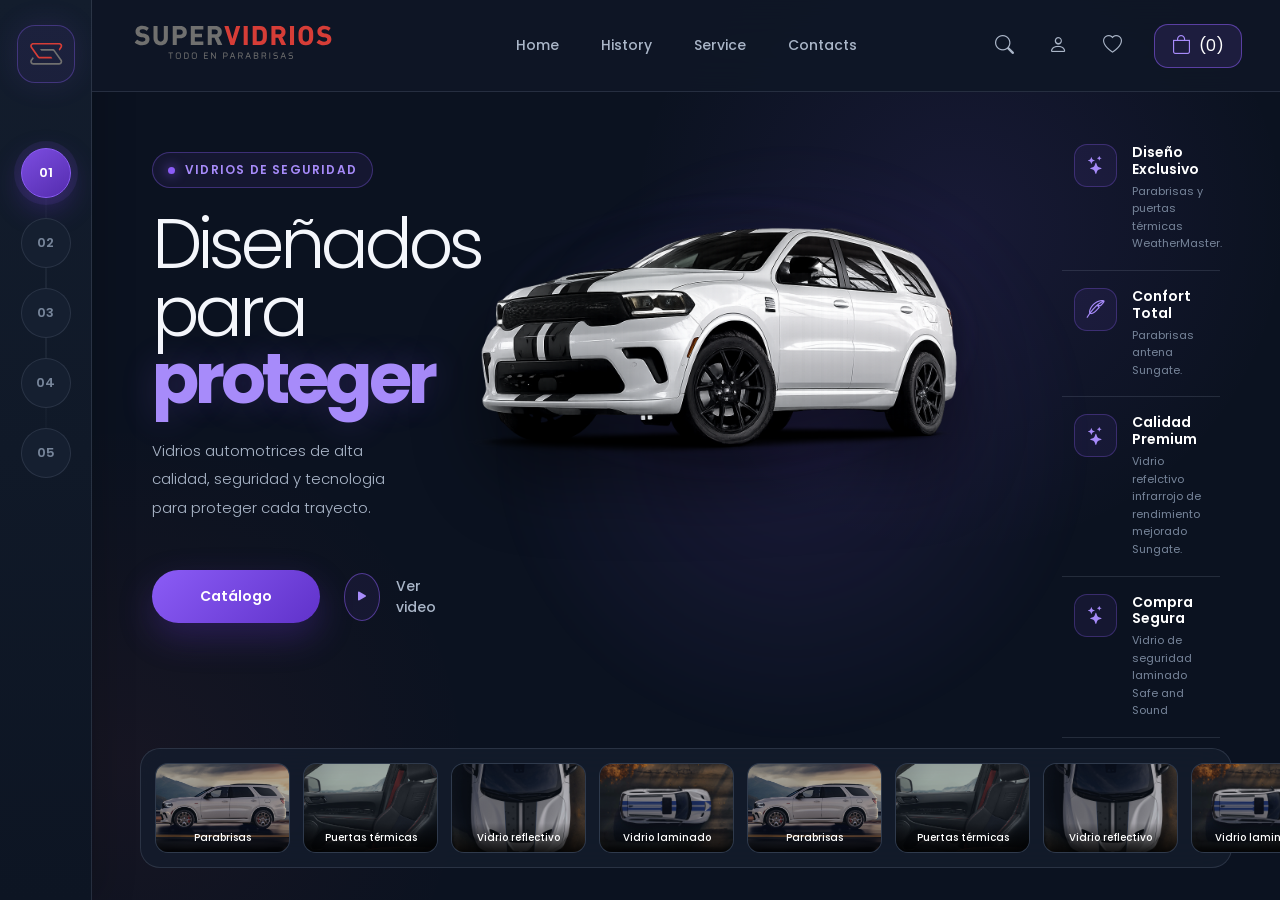
<file: proyecto/supervidrios/index/supervidrios.html>
<!DOCTYPE html>
<html lang="en">
<head>
    <meta charset="UTF-8">
    <meta name="viewport" content="width=device-width, initial-scale=1.0">
    <title>supervidrios</title>

    <!--Bootstrap-->
    <link rel="stylesheet" href="https://cdn.jsdelivr.net/npm/bootstrap@5.3.8/dist/css/bootstrap.min.css"  integrity="sha384-sRIl4kxILFvY47J16cr9ZwB07vP4J8+LH7qKQnuqkuIAvNWLzeN8tE5YBujZqJLB" crossorigin="anonymous">

    <!--Bootstrap icons-->
    <link rel="stylesheet" href="https://cdn.jsdelivr.net/npm/bootstrap-icons@1.13.1/font/bootstrap-icons.min.css">
    
    <!--Fonts-->
    <link rel="preconnect" href="https://fonts.googleapis.com">
    <link rel="preconnect" href="https://fonts.gstatic.com" crossorigin>
    <link rel="stylesheet" href="https://fonts.googleapis.com/css2?family=Poppins:wght@300;400;500;600;700&display=swap">

    <!--CSS-->
    <!--<link rel="stylesheet" href="supervidrios.css">-->
    <link rel="stylesheet" href="supervidrios.css">
    <link rel="stylesheet" href="registro.css">
    
    
</head>
<body>
    <aside class="sidebar">
        <div class="sidebar-logo">
            <a href="#">
                <img src="img/logosimbol.svg" alt="Logo simbolo">
            </a>
        </div>
        <nav class="sidebar-nav">
            <a href="#" class="step active">
                <span>01</span>
            </a>
            <a href="#" class="step">
                <span>02</span>
            </a>
            <a href="#" class="step">
                <span>03</span>
            </a>
            <a href="#" class="step">
                <span>04</span>
            </a>
            <a href="#" class="step">
                <span>05</span>
            </a>
        </nav>
    </aside>

    <main class="main-content">

        <!--Header-->
        <header class="header">
            <div class="container-fluid">
                <div class="row align-items-center">
                    <!--Logo-->
                    <div class="col-lg-3">
                        <a href="#" class="logo-text">
                            <img src="img/logotext.svg" alt="Logo supervidrios" class="logo-svg">
                        </a>
                    </div>
                     <!--Menu-->
                    <div class="col-lg-6">
                        <ul class="menu">
                            <li>
                                <a href="#">Home</a>
                            </li>
                            <li>
                                <a href="#">History</a>
                            </li>
                            <li>
                                <a href="#">Service</a>
                            </li>
                            <li>
                                <a href="#">Contacts</a>
                            </li>
                        </ul>
                    </div>

                    <!--Icons-->
                    <div class="col-lg-3">
                        <div class="header-icons">
                            <a href="#" class="icon-main" aria-label="Buscar">
                                <i class="bi bi-search"></i>
                            </a>
                            <a href="#" class="icon-main" aria-label="Perfil" data-bs-toggle="modal" data-bs-target="#loginModal">
                                <i class="bi bi-person"></i>
                            </a>
                            <a href="#" class="icon-main" aria-label="Favoritos">
                                <i class="bi bi-heart"></i>
                            </a>
                            <a href="#" class="cart-link">
                                <i class="bi bi-bag"></i>
                                <span>(0)</span>
                            </a>
                        </div>
                    </div>
                </div>
            </div>
        </header>

        <!--Hero-->
        <section class="hero">
            <div class="container-fluid">
                <div class="row align-items-start">

                    <!--Texto-->
                    <div class="col-lg-3 col-md-12 mb-5 mb-lg-0">
                        <div class="hero-content">
                            <span class="subtitle">Vidrios de seguridad</span>
                            <h1 class="hero-title display-1 fw-light">
                                Diseñados <br>para <br> <span>proteger</span>
                            </h1>
                            <p class="lead mt-4">
                                Vidrios automotrices de alta calidad, seguridad y tecnologia para proteger cada trayecto.
                            </p>
                        </div>
                        <div class="d-flex align-items-center gap-4 mt-5">
                            <a href="#" class="btn btn-primary btn-lg px-5 py-3 rounded-pill">Catálogo</a>
                            <a href="#" class="d-flex align-items-center gap-3 text-decoration-none video-link">
                                <span class="btn btn-outline-light rounded-circle">
                                    <i class="bi bi-play-fill"></i>
                                </span>
                                Ver video
                            </a>
                        </div>
                    </div>

                    <!--Imagen principal-->
                    <div class="col-lg-7 col-md-12 text-center mb-5 mb-lg-0">
                        <div class="hero-image">
                            <img src="img/automovil.png" alt="automovil">
                        </div>
                    </div>

                    <!--Caracteristicas-->
                    <div class="col-lg-2 col-md-12">
                        <div class="hero-feature">
                            <div class="feature-icon">
                                <i class="bi bi-stars"></i>
                            </div>
                            <div class="feature-content">
                                <h5>Diseño Exclusivo</h5>
                            <p>Parabrisas y puertas térmicas WeatherMaster.</p>
                            </div>  
                        </div>
                        <div class="hero-feature">
                            <div class="feature-icon">
                                <i class="bi bi-feather"></i>
                            </div>
                            <div class="feature-content">
                                <h5>Confort Total</h5>
                            <p>Parabrisas antena Sungate.</p>
                            </div>
                            
                        </div>
                        <div class="hero-feature">
                            <div class="feature-icon">
                                <i class="bi bi-stars"></i>
                            </div>
                            <div class="feature-content">
                                <h5>Calidad Premium</h5>
                            <p>Vidrio refelctivo infrarrojo de rendimiento mejorado Sungate.   </p>
                            </div>
                            
                        </div>
                        <div class="hero-feature">
                            <div class="feature-icon">
                                <i class="bi bi-stars"></i>
                            </div>
                            <div class="feature-content">
                                <h5>Compra Segura</h5>
                            <p>Vidrio de seguridad laminado Safe and Sound</p>
                            </div>
                            
                        </div>
                    
                    </div>
                </div>
            </div>
            <div class="thumbnails">
                <div class="thumb-item">
                    <img src="img/dodge1.jpg" alt="Parabrisas">
                    <span>Parabrisas</span>
                </div>
                <div class="thumb-item">
                    <img src="img/dodge2.jpg" alt="Parabrisas">
                    <span>Puertas térmicas</span>
                </div>
                <div class="thumb-item">
                    <img src="img/dodge3.jpg" alt="Parabrisas">
                    <span>Vidrio reflectivo</span>
                </div>
                <div class="thumb-item">
                    <img src="img/dodge4.jpg" alt="Parabrisas">
                    <span>Vidrio laminado</span>
                </div>
                <div class="thumb-item">
                    <img src="img/dodge1.jpg" alt="Parabrisas">
                    <span>Parabrisas</span>
                </div>
                <div class="thumb-item">
                    <img src="img/dodge2.jpg" alt="Parabrisas">
                    <span>Puertas térmicas</span>
                </div>
                <div class="thumb-item">
                    <img src="img/dodge3.jpg" alt="Parabrisas">
                    <span>Vidrio reflectivo</span>
                </div>
                <div class="thumb-item">
                    <img src="img/dodge4.jpg" alt="Parabrisas">
                    <span>Vidrio laminado</span>
                </div>

                <!--Flechas-->
                <div class="slider-controls">
                    <button class="arrow">
                        <i class="bi bi-chevron-left"></i>
                    </button>
                    <button class="arrow active">
                        <i class="bi bi-chevron-right"></i>
                    </button>
                </div>
            </div>
        </section>   
    </main>

    <!--Modal Inicio de Sección-->
    <div class="modal fade" id="loginModal" tabindex="-1" aria-labelledby="loginModalLabel" aria-hidden="true">
    <div class="modal-dialog modal-dialog-centered">
        <div class="modal-content login-modal">

            <!-- Botón cerrar -->
            <button type="button"
                    class="btn-close btn-close-white login-close"
                    data-bs-dismiss="modal"
                    aria-label="Cerrar">
            </button>

            <div class="modal-body p-0">

                <!-- Encabezado -->
                <div class="login-header">
                    <div class="login-icon">
                        <i class="bi bi-person-circle"></i>
                    </div>

                    <h3 id="loginModalLabel">Bienvenido</h3>

                    <p>
                        Ingresa a tu cuenta para acceder al dashboard y gestionar tu información.
                    </p>
                </div>

                <!-- Formulario -->
                <div class="login-form">

                    <!-- Usuario -->
                    <div class="mb-4">
                        <label for="usuario" class="form-label">
                            Usuario
                        </label>

                        <div class="login-input">
                            <i class="bi bi-person"></i>

                            <input
                                type="text"
                                id="usuario"
                                class="form-control"
                                placeholder="Ingresa tu usuario"
                            >
                        </div>
                    </div>

                    <!-- Contraseña -->
                    <div class="mb-3">
                        <label for="password" class="form-label">
                            Contraseña
                        </label>

                        <div class="login-input">
                            <i class="bi bi-lock"></i>

                            <input
                                type="password"
                                id="password"
                                class="form-control"
                                placeholder="Ingresa tu contraseña"
                            >

                            <button
                                type="button"
                                class="show-password"
                                onclick="mostrarPassword()"
                            >
                                <i class="bi bi-eye" id="iconoPassword"></i>
                            </button>
                        </div>
                    </div>

                    <!-- Recordar -->
                    <div class="d-flex justify-content-between align-items-center mb-4">

                        <div class="form-check">
                            <input
                                class="form-check-input"
                                type="checkbox"
                                id="recordar"
                            >

                            <label class="form-check-label" for="recordar">
                                Recordarme
                            </label>
                        </div>

                        <a href="#" class="forgot-password">
                            ¿Olvidaste tu contraseña?
                        </a>

                    </div>

                    <!-- Botón -->
                    <button class="btn-login" onclick="iniciarSesion()">
                        <i class="bi bi-box-arrow-in-right"></i>
                        Ingresar al Dashboard
                    </button>

                    <!-- Registro -->
                    <div class="login-footer">
                        <span>¿No tienes una cuenta?</span>
                        <a href="#">Crear cuenta</a>
                    </div>

                </div>

            </div>
        </div>
    </div>
</div>
<script src="https://cdn.jsdelivr.net/npm/bootstrap@5.3.8/dist/js/bootstrap.bundle.min.js"></script>

<script src="registro.js"></script>
</body>
</html>
</file>
<file: proyecto/supervidrios/index/supervidrios.css>
/*=========================================================
    SUPER VIDRIOS
    DISEÑO MODERNO DARK / E-COMMERCE
=========================================================*/


/*=========================================================
    VARIABLES
=========================================================*/

:root {

    --sidebar-width: 92px;

    --bg-main: #0b1220;

    --bg-secondary: #111a2a;

    --bg-card: #172235;

    --bg-card-light: #202c40;

    --border-color: rgba(148, 163, 184, 0.18);

    --text-main: #f4f6fb;

    --text-secondary: #aab6c8;

    --text-muted: #77859a;

    --purple: #8b5cf6;

    --purple-light: #a78bfa;

    --purple-dark: #5b32bd;

    --red: #f05b59;

    --green: #3bd38a;

}


/*=========================================================
    CONFIGURACIÓN GENERAL
=========================================================*/

* {

    margin: 0;

    padding: 0;

    box-sizing: border-box;

}


html {

    scroll-behavior: smooth;

}


body {

    min-height: 100vh;

    overflow-x: hidden;

    font-family: "Poppins", sans-serif;

    color: var(--text-main);

    background:

        radial-gradient(
            circle at 75% 25%,
            rgba(139, 92, 246, 0.10),
            transparent 28%
        ),

        radial-gradient(
            circle at 10% 85%,
            rgba(240, 91, 89, 0.05),
            transparent 25%
        ),

        var(--bg-main);

}


a {

    color: inherit;

    text-decoration: none;

}


/*=========================================================
    SIDEBAR
=========================================================*/

.sidebar {

    position: fixed;

    top: 0;

    left: 0;

    bottom: 0;

    z-index: 1100;

    display: flex;

    flex-direction: column;

    align-items: center;

    width: var(--sidebar-width);

    padding: 25px 0;

    border-right:

        1px solid var(--border-color);

    background:

        linear-gradient(
            180deg,
            #131d2d 0%,
            #0d1523 100%
        );

    box-shadow:

        12px 0 35px
        rgba(0, 0, 0, 0.14);

}


/*=========================================================
    LOGO DEL SIDEBAR
=========================================================*/

.sidebar-logo {

    display: flex;

    align-items: center;

    justify-content: center;

    width: 58px;

    height: 58px;

    margin-bottom: 65px;

    border:

        1px solid
        rgba(139, 92, 246, 0.35);

    border-radius: 18px;

    background:

        rgba(139, 92, 246, 0.08);

    box-shadow:

        0 0 30px
        rgba(139, 92, 246, 0.12);

}


.sidebar-logo img {

    width: 34px;

    height: 34px;

    object-fit: contain;

}


/*=========================================================
    NAVEGACIÓN LATERAL
=========================================================*/

.sidebar-nav {

    position: relative;

    display: flex;

    flex-direction: column;

    align-items: center;

    gap: 20px;

    width: 100%;

}


.sidebar-nav::before {

    position: absolute;

    top: 15px;

    bottom: 15px;

    left: 50%;

    width: 1px;

    content: "";

    background:

        linear-gradient(

            transparent,

            rgba(148, 163, 184, 0.22),

            transparent

        );

    transform:

        translateX(-50%);

}


.step {

    position: relative;

    z-index: 2;

    display: flex;

    align-items: center;

    justify-content: center;

    width: 50px;

    height: 50px;

    color: var(--text-muted);

    font-size: 13px;

    font-weight: 600;

    border:

        1px solid
        rgba(148, 163, 184, 0.16);

    border-radius: 50%;

    background:

        #151f30;

    transition:

        0.3s ease;

}


.step:hover {

    color: white;

    border-color:

        rgba(139, 92, 246, 0.70);

    background:

        rgba(139, 92, 246, 0.16);

    transform:

        translateY(-3px);

}


.step.active {

    color: white;

    border-color:

        var(--purple);

    background:

        linear-gradient(

            145deg,

            #7c4de0,

            #542cae

        );

    box-shadow:

        0 0 0 7px
        rgba(139, 92, 246, 0.10),

        0 10px 28px
        rgba(94, 50, 190, 0.40);

}


/*=========================================================
    CONTENIDO PRINCIPAL
=========================================================*/

/*.main-content {

    width:

        calc(
            100% -
            var(--sidebar-width)
        );

    min-height: 100vh;

    margin-left:

        var(--sidebar-width);

}*/

.main-content {
    width: calc(100% - var(--sidebar-width));

    min-height: 100vh;

    margin-left: var(--sidebar-width);

    padding-top: 92px;
}


/*=========================================================
    HEADER
=========================================================*/

/*.header {

    position: relative;

    z-index: 100;

    min-height: 92px;

    padding: 0 38px;

    border-bottom:

        1px solid
        var(--border-color);

    background:

        rgba(
            15,
            23,
            38,
            0.90
        );

    backdrop-filter:

        blur(18px);

}*/

.header {
    position: fixed;

    top: 0;
    left: var(--sidebar-width);
    right: 0;

    z-index: 1200;

    height: 92px;

    padding: 0 38px;

    border-bottom: 1px solid var(--border-color);

    background: rgba(15, 23, 38, 0.95);

    backdrop-filter: blur(18px);
}


.header .container-fluid {

    padding:

        0;

}


/*=========================================================
    LOGO PRINCIPAL
=========================================================*/

.logo-text {

    display:

        inline-flex;

    align-items:

        center;

}


.logo-svg {

    width:

        205px;

    max-width:

        100%;

    height:

        auto;

}


/*=========================================================
    MENÚ SUPERIOR
=========================================================*/

.menu {

    display:

        flex;

    align-items:

        center;

    justify-content:

        center;

    gap:

        42px;

    margin:

        0;

    padding:

        0;

    list-style:

        none;

}


.menu a {

    position:

        relative;

    display:

        inline-block;

    padding:

        35px 0;

    color:

        var(--text-secondary);

    font-size:

        14px;

    font-weight:

        500;

    transition:

        0.25s ease;

}


.menu a::after {

    position:

        absolute;

    right:

        0;

    bottom:

        22px;

    left:

        0;

    width:

        0;

    height:

        2px;

    margin:

        auto;

    content:

        "";

    border-radius:

        20px;

    background:

        var(--purple);

    transition:

        0.3s ease;

}


.menu a:hover {

    color:

        white;

}


.menu a:hover::after {

    width:

        100%;

}


/*=========================================================
    ICONOS DEL HEADER
=========================================================*/

.header-icons {

    display:

        flex;

    align-items:

        center;

    justify-content:

        flex-end;

    gap:

        14px;

}


.icon-main {

    display:

        flex;

    align-items:

        center;

    justify-content:

        center;

    width:

        40px;

    height:

        40px;

    color:

        var(--text-secondary);

    font-size:

        19px;

    border:

        1px solid
        transparent;

    border-radius:

        12px;

    transition:

        0.25s ease;

}


.icon-main:hover {

    color:

        var(--purple-light);

    border-color:

        rgba(
            139,
            92,
            246,
            0.30
        );

    background:

        rgba(
            139,
            92,
            246,
            0.10
        );

}


.cart-link {

    display:

        flex;

    align-items:

        center;

    gap:

        8px;

    height:

        44px;

    margin-left:

        8px;

    padding:

        0 17px;

    color:

        white;

    border:

        1px solid
        rgba(
            139,
            92,
            246,
            0.55
        );

    border-radius:

        14px;

    background:

        rgba(
            139,
            92,
            246,
            0.12
        );

    transition:

        0.25s ease;

}


.cart-link i {

    color:

        var(--purple-light);

    font-size:

        19px;

}


.cart-link:hover {

    border-color:

        var(--purple);

    background:

        var(--purple);

}


/*=========================================================
    HERO
=========================================================*/

/*.hero {

    position:

        relative;

    min-height:

        calc(
            100vh -
            92px
        );

    padding:

        65px 48px 45px;

    overflow:

        hidden;

}*/

.hero {
    position: relative;

    min-height: calc(100vh - 92px);

    padding: 35px 48px 30px;

    overflow: hidden;
}


/* Fondo decorativo */

.hero::before {

    position:

        absolute;

    top:

        5%;

    right:

        15%;

    width:

        620px;

    height:

        620px;

    content:

        "";

    border-radius:

        50%;

    background:

        radial-gradient(

            circle,

            rgba(
                139,
                92,
                246,
                0.12
            ),

            transparent 68%

        );

    filter:

        blur(
            10px
        );

    pointer-events:

        none;

}


/*=========================================================
    TEXTO PRINCIPAL
=========================================================*/

.hero-content {

    position:

        relative;

    z-index:

        2;

    padding-top:

        25px;

}


.subtitle {

    display:

        inline-flex;

    align-items:

        center;

    gap:

        10px;

    padding:

        8px 15px;

    color:

        var(--purple-light);

    font-size:

        12px;

    font-weight:

        600;

    letter-spacing:

        1.2px;

    text-transform:

        uppercase;

    border:

        1px solid
        rgba(
            139,
            92,
            246,
            0.35
        );

    border-radius:

        30px;

    background:

        rgba(
            139,
            92,
            246,
            0.08
        );

}


.subtitle::before {

    width:

        7px;

    height:

        7px;

    content:

        "";

    border-radius:

        50%;

    background:

        var(--purple);

    box-shadow:

        0 0 12px
        var(--purple);

}


.hero-title {

    margin:

        22px 0 0;

    color:

        var(--text-main);

    font-size:

        clamp(
            50px,
            5.5vw,
            90px
        ) !important;

    font-weight:

        300 !important;

    line-height:

        0.96;

    letter-spacing:

        -4px;

}


.hero-title span {

    color:

        var(--purple-light);

    font-weight:

        700;

    text-shadow:

        0 0 35px
        rgba(
            139,
            92,
            246,
            0.20
        );

}


.hero-content .lead {

    max-width:

        390px;

    color:

        var(--text-secondary);

    font-size:

        15px;

    line-height:

        1.9;

}


/*=========================================================
    BOTONES HERO
=========================================================*/

.hero .btn-primary {

    color:

        white;

    font-size:

        14px;

    font-weight:

        600;

    border:

        none;

    background:

        linear-gradient(

            135deg,

            #8b5cf6,

            #6032ca

        );

    box-shadow:

        0 14px 35px
        rgba(
            99,
            50,
            202,
            0.30
        );

    transition:

        0.3s ease;

}


.hero .btn-primary:hover {

    color:

        white;

    background:

        linear-gradient(

            135deg,

            #9d75ff,

            #6c39d8

        );

    transform:

        translateY(
            -3px
        );

}


.video-link {

    color:

        var(--text-secondary);

    font-size:

        14px;

    font-weight:

        500;

}


.video-link .btn {

    display:

        flex;

    align-items:

        center;

    justify-content:

        center;

    width:

        48px;

    height:

        48px;

    padding:

        0;

    color:

        var(--purple-light);

    border-color:

        rgba(
            139,
            92,
            246,
            0.50
        );

    background:

        rgba(
            139,
            92,
            246,
            0.08
        );

    transition:

        0.3s ease;

}


.video-link:hover {

    color:

        white;

}


.video-link:hover .btn {

    color:

        white;

    border-color:

        var(--purple);

    background:

        var(--purple);

}


/*=========================================================
    IMAGEN DEL AUTOMÓVIL
=========================================================*/

/*.hero-image {

    position:

        relative;

    z-index:

        3;

    display:

        flex;

    align-items:

        center;

    justify-content:

        center;

    min-height:

        540px;

}*/

.hero-image {
    position: relative;

    z-index: 3;

    display: flex;

    align-items: center;
    justify-content: center;

    min-height: 420px;
}


.hero-image::before {

    position:

        absolute;

    width:

        78%;

    height:

        65%;

    content:

        "";

    border:

        1px solid
        rgba(
            139,
            92,
            246,
            0.20
        );

    border-radius:

        50%;

    background:

        radial-gradient(

            ellipse,

            rgba(
                139,
                92,
                246,
                0.13
            ),

            transparent 68%

        );

    filter:

        blur(
            4px
        );

}


/*.hero-image img {

    position:

        relative;

    z-index:

        2;

    width:

        100%;

    max-width:

        850px;

    height:

        auto;

    object-fit:

        contain;

    filter:

        drop-shadow(
            0 35px 35px
            rgba(
                0,
                0,
                0,
                0.45
            )
        );

    transition:

        transform
        0.6s ease;

}*/

.hero-image img {
    position: relative;

    z-index: 2;

    width: 100%;

    max-width: 720px;

    height: auto;

    object-fit: contain;

    filter: drop-shadow(
        0 35px 35px rgba(0, 0, 0, 0.45)
    );

    transition: transform 0.6s ease;
}


.hero-image:hover img {

    transform:

        scale(
            1.025
        );

}


/*=========================================================
    CARACTERÍSTICAS
=========================================================*/

.hero-feature {

    position:

        relative;

    z-index:

        5;

    display:

        flex;

    gap:

        15px;

    padding:

        17px 12px;

    border-bottom:

        1px solid
        var(--border-color);

    transition:

        0.25s ease;

}


.hero-feature:hover {

    padding-left:

        18px;

    background:

        rgba(
            139,
            92,
            246,
            0.06
        );

}


.feature-icon {

    display:

        flex;

    flex-shrink:

        0;

    align-items:

        center;

    justify-content:

        center;

    width:

        43px;

    height:

        43px;

    color:

        var(--purple-light);

    font-size:

        18px;

    border:

        1px solid
        rgba(
            139,
            92,
            246,
            0.30
        );

    border-radius:

        13px;

    background:

        rgba(
            139,
            92,
            246,
            0.08
        );

}


.feature-content h5 {

    margin:

        0 0 5px;

    color:

        white;

    font-size:

        14px;

    font-weight:

        600;

}


.feature-content p {

    margin:

        0;

    color:

        var(--text-muted);

    font-size:

        11px;

    line-height:

        1.6;

}


/*=========================================================
    MINIATURAS
=========================================================*/

.thumbnails {

    position:

        relative;

    z-index:

        10;

    display:

        flex;

    align-items:

        center;

    flex-wrap: nowrap;
    gap:

        13px;

    width: 100%;

    margin-top:

        10px;

    padding:

        14px;

    border:

        1px solid
        var(--border-color);

    border-radius:

        20px;

    background:

        rgba(
            20,
            29,
            44,
            0.82
        );

    backdrop-filter:

        blur(
            18px
        );

}


.thumb-item {

    position:

        relative;
    
    flex: 0 0 135px;

    width:

        135px;

    height:

        90px;

    overflow:

        hidden;

    cursor:

        pointer;

    border:

        1px solid
        var(--border-color);

    border-radius:

        13px;

    background:

        #182334;

    transition:

        0.3s ease;

}


.thumb-item img {
    display: block;
    width:

        100%;

    height:

        100%;

    object-fit:

        cover;

    opacity:

        0.65;

    transition:

        0.3s ease;

}


.thumb-item span {

    position:

        absolute;

    right:

        0;

    bottom:

        0;

    left:

        0;

    padding:

        7px;

    color:

        white;

    font-size:

        10px;

    font-weight:

        500;

    text-align:

        center;

    background:

        linear-gradient(

            transparent,

            rgba(
                0,
                0,
                0,
                0.85
            )

        );

}


.thumb-item:hover {

    border-color:

        var(--purple);

    transform:

        translateY(
            -5px
        );

}


.thumb-item:hover img {

    opacity:

        1;

    transform:

        scale(
            1.08
        );

}


/*=========================================================
    CONTROLES DEL SLIDER
=========================================================*/

.slider-controls {

    display:

        flex;
    align-items: center;

    gap:

        9px;

    margin-left:

        auto;
    
        flex-shrink: 0;

}


.arrow {

    display:

        flex;

    align-items:

        center;

    justify-content:

        center;

    width:

        44px;

    height:

        44px;

    flex-shrink: 0;

    color:

        var(--text-secondary);

    border:

        1px solid
        var(--border-color);

    border-radius:

        12px;

    background:

        #172235;

    transition:

        0.25s ease;

}


.arrow:hover {

    color:

        white;

    border-color:

        var(--purple);

    background:

        rgba(
            139,
            92,
            246,
            0.16
        );

}


.arrow.active {

    color:

        white;

    border-color:

        var(--purple);

    background:

        var(--purple);

    box-shadow:

        0 8px 20px
        rgba(
            139,
            92,
            246,
            0.30
        );

}


/*=========================================================
    RESPONSIVE
=========================================================*/

@media (
    max-width: 1200px
) {

    .hero {

        padding:

            50px 30px;

    }


    .menu {

        gap:

            25px;

    }


    .hero-title {

        letter-spacing:

            -2px;

    }


    .thumbnails {

        flex-wrap:

            wrap;

    }

}


@media (
    max-width: 991px
) {

    :root {

        --sidebar-width:

            72px;

    }


    .sidebar-logo {

        width:

            48px;

        height:

            48px;

        margin-bottom:

            40px;

    }


    .sidebar-logo img {

        width:

            28px;

    }


    .step {

        width:

            43px;

        height:

            43px;

    }


    .header {

        padding:

            20px 25px;

    }


    .header .row {

        row-gap:

            20px;

    }


    .logo-text {

        display:

            flex;

        justify-content:

            center;

    }


    .menu {

        gap:

            22px;

    }


    .menu a {

        padding:

            8px 0;

    }


    .menu a::after {

        bottom:

            0;

    }


    .header-icons {

        justify-content:

            center;

    }


    .hero {

        padding:

            50px 25px;

    }


    .hero-content {

        text-align:

            center;

    }


    .hero-content .lead {

        margin-right:

            auto;

        margin-left:

            auto;

    }


    .hero-image {

        min-height:

            420px;

    }


    .hero-feature {

        max-width:

            550px;

        margin:

            auto;

    }


    .thumbnails {

        margin-top:

            25px;

    }

}


@media (
    max-width: 650px
) {

    :root {

        --sidebar-width:

            58px;

    }


    .sidebar {

        padding-top:

            15px;

    }


    .sidebar-logo {

        width:

            38px;

        height:

            38px;

        margin-bottom:

            30px;

        border-radius:

            12px;

    }


    .sidebar-logo img {

        width:

            23px;

    }


    .sidebar-nav {

        gap:

            14px;

    }


    .step {

        width:

            37px;

        height:

            37px;

        font-size:

            10px;

    }


    .header {

        padding:

            18px 15px;

    }


    .logo-svg {

        width:

            170px;

    }


    .menu {

        gap:

            15px;

        flex-wrap:

            wrap;

    }


    .menu a {

        font-size:

            11px;

    }


    .header-icons {

        gap:

            5px;

    }


    .icon-main {

        width:

            35px;

        height:

            35px;

        font-size:

            16px;

    }


    .cart-link {

        height:

            38px;

        padding:

            0 10px;

    }


    .hero {

        padding:

            38px 15px;

    }


    .hero-title {

        font-size:

            50px !important;

        letter-spacing:

            -2px;

    }


    .hero-image {

        min-height:

            280px;

    }


    .thumb-item {

        width:

            calc(
                50% -
                7px
            );

    }


    .slider-controls {

        width:

            100%;

        justify-content:

            flex-end;

    }

}
</file>
<file: proyecto/supervidrios/index/registro.css>
/* =========================================
   POSICIÓN DEL MODAL RESPECTO AL HEADER
========================================= */

:root {
    --header-height: 92px;
}


/* Contenedor general del modal */

.modal {
    z-index: 1300;
}


/* Fondo oscuro detrás del modal */

.modal-backdrop {
    z-index: 1250;
}


/* Área donde se centra el modal */

.modal-dialog {
    min-height: calc(100vh - var(--header-height));

    margin-top: var(--header-height);
    margin-bottom: 0;

    display: flex;
    align-items: center;

    padding-top: 20px;
    padding-bottom: 20px;

    box-sizing: border-box;
}


/* =========================================
   MODAL LOGIN
========================================= */

.login-modal {
    position: relative;

    width: 100%;
    min-height: 680px;
    max-height: 90vh;

    display: flex;
    flex-direction: column;

    border: 1px solid rgba(139, 92, 246, 0.45);
    border-radius: 24px;

    background:
        linear-gradient(
            145deg,
            #151c2b 0%,
            #121a29 55%,
            #101827 100%
        );

    color: #ffffff;

    overflow: hidden;

    box-shadow:
        0 25px 70px rgba(0, 0, 0, 0.55),
        0 0 40px rgba(139, 92, 246, 0.08);
}


/* =========================================
   EFECTO SUPERIOR
========================================= */

.login-modal::before {
    content: "";

    position: absolute;

    top: -180px;
    left: 50%;

    width: 500px;
    height: 300px;

    transform: translateX(-50%);

    background:
        radial-gradient(
            ellipse,
            rgba(139, 92, 246, 0.16),
            transparent 70%
        );

    pointer-events: none;
}


/* =========================================
   BOTÓN CERRAR
========================================= */

.login-close {
    position: absolute;

    top: 20px;
    right: 20px;

    z-index: 20;

    width: 38px;
    height: 38px;

    display: flex;
    align-items: center;
    justify-content: center;

    padding: 0;

    border: 1px solid rgba(167, 139, 250, 0.20);
    border-radius: 50%;

    background: rgba(15, 23, 42, 0.45);

    color: #94a3b8;

    opacity: 1;

    transition: all 0.3s ease;
}

.login-close:hover {
    color: #ffffff;

    border-color: rgba(139, 92, 246, 0.55);

    background: rgba(139, 92, 246, 0.15);

    transform: rotate(90deg);
}


/* =========================================
   ENCABEZADO
========================================= */

.login-header {
    position: relative;

    z-index: 2;

    padding: 38px 45px 28px;

    text-align: center;

    background:
        linear-gradient(
            180deg,
            rgba(124, 58, 237, 0.16),
            rgba(15, 23, 42, 0)
        );

    flex-shrink: 0;
}


/* =========================================
   ICONO
========================================= */

.login-icon {
    width: 68px;
    height: 68px;

    margin: 0 auto 16px;

    display: flex;
    align-items: center;
    justify-content: center;

    border-radius: 20px;

    background:
        linear-gradient(
            145deg,
            rgba(139, 92, 246, 0.22),
            rgba(91, 50, 189, 0.10)
        );

    border: 1px solid rgba(139, 92, 246, 0.55);

    color: #a78bfa;

    font-size: 29px;

    box-shadow:
        0 0 25px rgba(139, 92, 246, 0.10);
}


/* =========================================
   TITULO
========================================= */

.login-header h3 {
    margin: 0 0 9px;

    font-size: 29px;

    line-height: 1.2;

    font-weight: 700;

    letter-spacing: -0.5px;

    color: #ffffff;
}


/* =========================================
   DESCRIPCIÓN
========================================= */

.login-header p {
    max-width: 390px;

    margin: 0 auto;

    color: #94a3b8;

    font-size: 14px;

    line-height: 1.65;
}


/* =========================================
   SEPARADOR
========================================= */

.login-header::after {
    content: "";

    display: block;

    width: 45px;
    height: 3px;

    margin: 20px auto 0;

    border-radius: 10px;

    background:
        linear-gradient(
            90deg,
            #8b5cf6,
            #a78bfa
        );
}


/* =========================================
   FORMULARIO
========================================= */

.login-form {
    position: relative;

    z-index: 2;

    padding: 30px 45px 35px;

    flex: 1;

    display: flex;
    flex-direction: column;

    overflow-y: auto;
}


/* =========================================
   LABELS
========================================= */

.login-form .form-label {
    margin-bottom: 9px;

    color: #d1d5db;

    font-size: 14px;

    font-weight: 600;
}


/* =========================================
   CONTENEDOR INPUT
========================================= */

.login-input {
    position: relative;

    display: flex;

    align-items: center;

    width: 100%;

    min-height: 56px;

    background:
        linear-gradient(
            145deg,
            #202c40,
            #1b2739
        );

    border: 1px solid #334155;

    border-radius: 14px;

    transition:
        border-color 0.3s ease,
        box-shadow 0.3s ease,
        background 0.3s ease;
}


.login-input:hover {
    border-color: #475569;
}


.login-input:focus-within {
    border-color: #8b5cf6;

    background:
        linear-gradient(
            145deg,
            #222d43,
            #1d293c
        );

    box-shadow:
        0 0 0 3px rgba(139, 92, 246, 0.10),
        0 8px 25px rgba(0, 0, 0, 0.12);
}


/* =========================================
   ICONO INPUT
========================================= */

.login-input > i {
    flex-shrink: 0;

    margin-left: 18px;

    color: #a78bfa;

    font-size: 18px;
}


/* =========================================
   INPUT
========================================= */

.login-input .form-control {
    width: 100%;

    height: 56px;

    min-width: 0;

    padding:
        0 12px 0 15px;

    border: none;

    outline: none;

    background: transparent;

    color: #ffffff;

    box-shadow: none;

    font-size: 15px;
}


.login-input .form-control::placeholder {
    color: #718096;
}


.login-input .form-control:focus {
    background: transparent;

    color: #ffffff;

    box-shadow: none;
}


/* =========================================
   MOSTRAR CONTRASEÑA
========================================= */

.show-password {
    flex-shrink: 0;

    width: 42px;
    height: 42px;

    margin-right: 7px;

    display: flex;
    align-items: center;
    justify-content: center;

    padding: 0;

    border: none;

    border-radius: 10px;

    background: transparent;

    color: #94a3b8;

    cursor: pointer;

    font-size: 17px;

    transition: 0.3s ease;
}


.show-password:hover {
    color: #a78bfa;

    background: rgba(139, 92, 246, 0.08);
}


/* =========================================
   RECORDARME + RECUPERAR
========================================= */

.login-options {
    display: flex;

    align-items: center;

    justify-content: space-between;

    gap: 15px;

    margin-top: 18px;

    margin-bottom: 25px;
}


/* =========================================
   CHECKBOX
========================================= */

.form-check {
    margin: 0;

    display: flex;

    align-items: center;

    gap: 8px;
}


.form-check-input {
    width: 18px;
    height: 18px;

    margin: 0;

    background-color: #1e293b;

    border: 1px solid #475569;

    cursor: pointer;
}


.form-check-input:checked {
    background-color: #7c3aed;

    border-color: #7c3aed;
}


.form-check-label {
    color: #94a3b8;

    font-size: 13px;

    cursor: pointer;
}


/* =========================================
   RECUPERAR CONTRASEÑA
========================================= */

.forgot-password {
    color: #a78bfa;

    text-decoration: none;

    font-size: 13px;

    font-weight: 500;

    white-space: nowrap;

    transition: 0.3s ease;
}


.forgot-password:hover {
    color: #c4b5fd;
}


/* =========================================
   BOTÓN LOGIN
========================================= */

.btn-login {
    width: 100%;

    height: 56px;

    display: flex;
    align-items: center;
    justify-content: center;

    border: none;

    border-radius: 14px;

    background:
        linear-gradient(
            135deg,
            #8b5cf6,
            #6d28d9
        );

    color: #ffffff;

    font-size: 16px;

    font-weight: 600;

    box-shadow:
        0 8px 20px
        rgba(124, 58, 237, 0.20);

    transition:
        transform 0.3s ease,
        box-shadow 0.3s ease,
        background 0.3s ease;
}


.btn-login i {
    margin-right: 9px;

    font-size: 17px;
}


.btn-login:hover {
    transform: translateY(-2px);

    background:
        linear-gradient(
            135deg,
            #a78bfa,
            #7c3aed
        );

    box-shadow:
        0 12px 28px
        rgba(124, 58, 237, 0.35);
}


.btn-login:active {
    transform: translateY(0);
}


/* =========================================
   FOOTER
========================================= */

.login-footer {
    margin-top: 22px;

    padding-top: 20px;

    border-top: 1px solid rgba(148, 163, 184, 0.10);

    text-align: center;

    color: #64748b;

    font-size: 13px;
}


.login-footer a {
    margin-left: 5px;

    color: #a78bfa;

    text-decoration: none;

    font-weight: 600;

    transition: 0.3s ease;
}


.login-footer a:hover {
    color: #c4b5fd;
}


/* =========================================
   SCROLL INTERNO
========================================= */

.login-form::-webkit-scrollbar {
    width: 5px;
}

.login-form::-webkit-scrollbar-track {
    background: transparent;
}

.login-form::-webkit-scrollbar-thumb {
    background: #475569;

    border-radius: 10px;
}


/* =========================================
   PANTALLAS CON POCA ALTURA
========================================= */

@media (max-height: 800px) {

    .login-modal {
        min-height: 620px;
        max-height: 92vh;
    }

    .login-header {
        padding-top: 28px;
        padding-bottom: 20px;
    }

    .login-icon {
        width: 58px;
        height: 58px;

        margin-bottom: 12px;

        font-size: 25px;
    }

    .login-header h3 {
        font-size: 25px;
    }

    .login-header::after {
        margin-top: 14px;
    }

    .login-form {
        padding-top: 22px;
        padding-bottom: 25px;
    }

    .login-input,
    .login-input .form-control {
        min-height: 52px;
        height: 52px;
    }

    .login-options {
        margin-top: 14px;
        margin-bottom: 20px;
    }

    .btn-login {
        height: 52px;
    }

    .login-footer {
        margin-top: 16px;
        padding-top: 15px;
    }
}


/* =========================================
   PANTALLAS MUY BAJAS
========================================= */

@media (max-height: 650px) {

    .login-modal {
        min-height: 0;

        height: 94vh;

        max-height: 94vh;
    }

    .login-header {
        padding:
            18px 45px 14px;
    }

    .login-icon {
        width: 48px;
        height: 48px;

        margin-bottom: 8px;

        border-radius: 15px;

        font-size: 21px;
    }

    .login-header h3 {
        font-size: 22px;

        margin-bottom: 5px;
    }

    .login-header p {
        font-size: 12px;

        line-height: 1.4;
    }

    .login-header::after {
        margin-top: 10px;
    }

    .login-form {
        padding:
            16px 45px 20px;
    }

    .login-form .form-label {
        margin-bottom: 6px;

        font-size: 13px;
    }

    .login-input,
    .login-input .form-control {
        min-height: 48px;
        height: 48px;
    }

    .login-options {
        margin-top: 10px;
        margin-bottom: 15px;
    }

    .btn-login {
        height: 48px;

        font-size: 14px;
    }

    .login-footer {
        margin-top: 12px;

        padding-top: 12px;

        font-size: 12px;
    }
}


/* =========================================
   TABLET / CELULAR
========================================= */

@media (max-width: 576px) {

    .login-header {
        padding-left: 30px;
        padding-right: 30px;
    }

    .login-form {
        padding-left: 30px;
        padding-right: 30px;
    }

}


/* =========================================
   CELULAR PEQUEÑO
========================================= */

@media (max-width: 400px) {

    .login-header {
        padding-left: 22px;
        padding-right: 22px;
    }

    .login-form {
        padding-left: 22px;
        padding-right: 22px;
    }

    .login-options {
        gap: 8px;
    }

    .forgot-password {
        font-size: 12px;
    }

}
</file>
